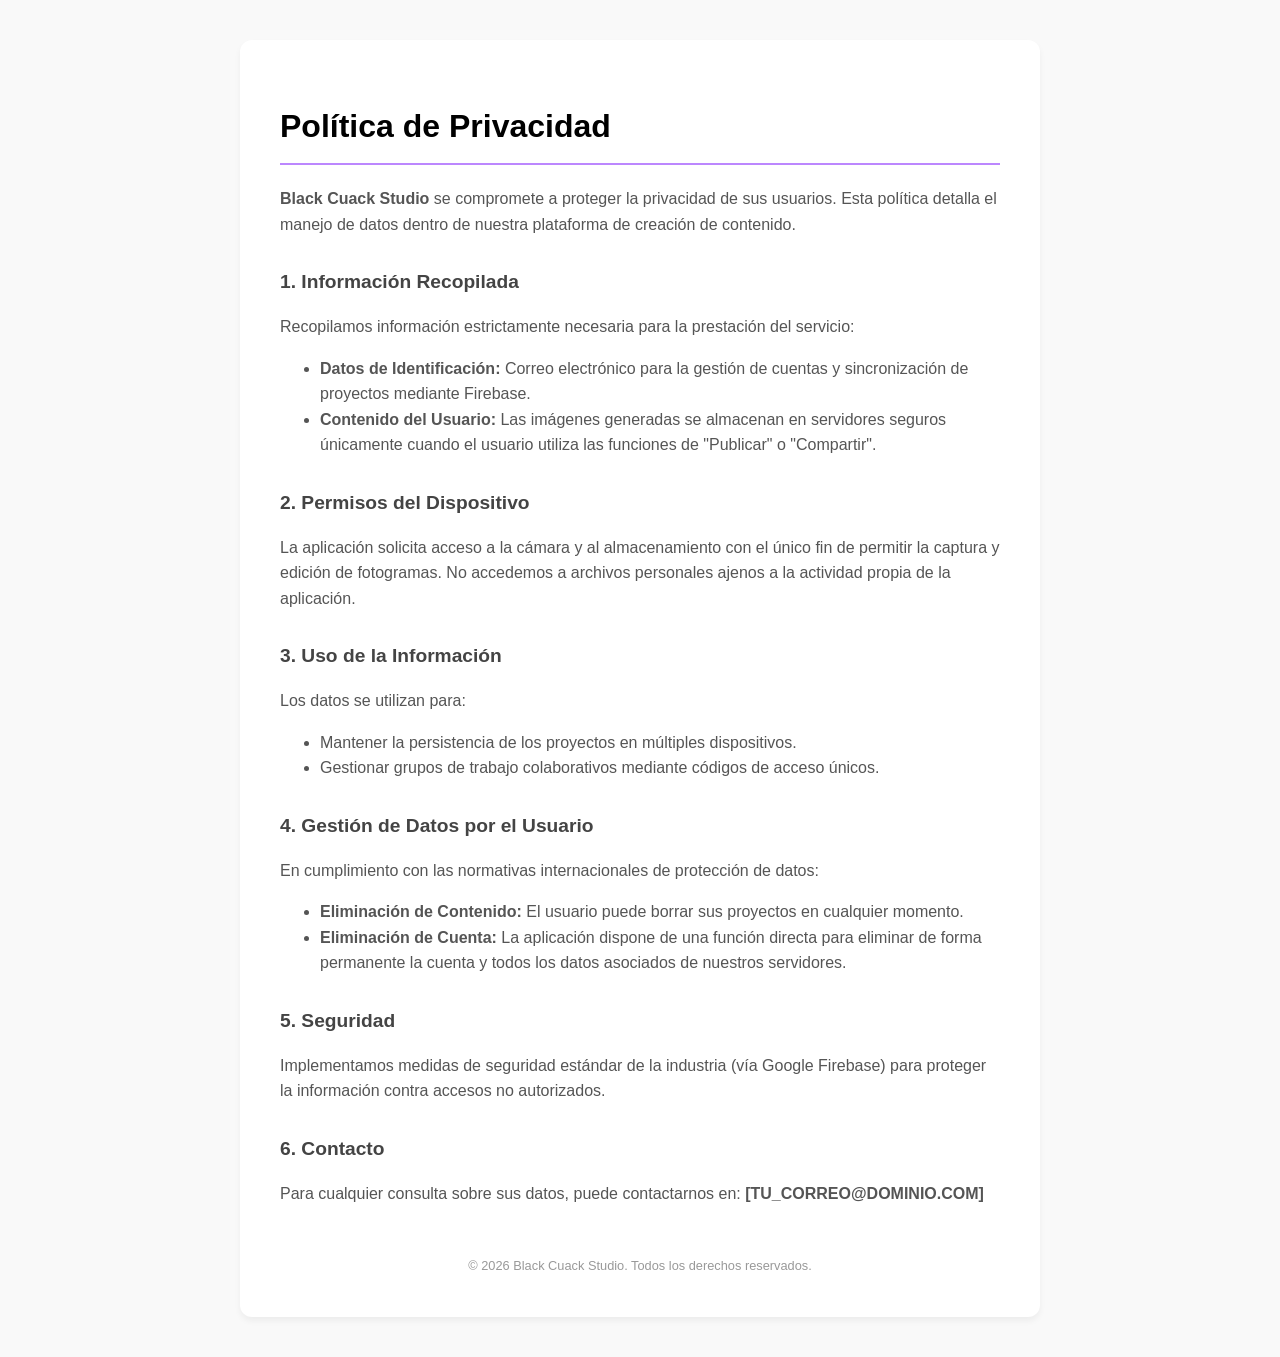
<file: web_privacy/index.html>
<!DOCTYPE html>
<html lang="es">
<head>
    <meta charset="UTF-8">
    <meta name="viewport" content="width=device-width, initial-scale=1.0">
    <title>Privacidad | Black Cuack Studio</title>
    <style>
        body {
            font-family: 'Segoe UI', Tahoma, Geneva, Verdana, sans-serif;
            line-height: 1.6;
            color: #333;
            max-width: 800px;
            margin: 0 auto;
            padding: 40px 20px;
            background-color: #f9f9f9;
        }
        .container {
            background: #fff;
            padding: 40px;
            border-radius: 12px;
            box-shadow: 0 4px 6px rgba(0,0,0,0.05);
        }
        h1 { color: #000; border-bottom: 2px solid #BC87FE; padding-bottom: 10px; }
        h2 { color: #444; margin-top: 30px; font-size: 1.2em; }
        p, li { color: #555; }
        .footer { margin-top: 50px; font-size: 0.8em; color: #999; text-align: center; }
    </style>
</head>
<body>
    <div class="container">
        <h1>Política de Privacidad</h1>
        <p><strong>Black Cuack Studio</strong> se compromete a proteger la privacidad de sus usuarios. Esta política detalla el manejo de datos dentro de nuestra plataforma de creación de contenido.</p>

        <h2>1. Información Recopilada</h2>
        <p>Recopilamos información estrictamente necesaria para la prestación del servicio:</p>
        <ul>
            <li><strong>Datos de Identificación:</strong> Correo electrónico para la gestión de cuentas y sincronización de proyectos mediante Firebase.</li>
            <li><strong>Contenido del Usuario:</strong> Las imágenes generadas se almacenan en servidores seguros únicamente cuando el usuario utiliza las funciones de "Publicar" o "Compartir".</li>
        </ul>

        <h2>2. Permisos del Dispositivo</h2>
        <p>La aplicación solicita acceso a la cámara y al almacenamiento con el único fin de permitir la captura y edición de fotogramas. No accedemos a archivos personales ajenos a la actividad propia de la aplicación.</p>

        <h2>3. Uso de la Información</h2>
        <p>Los datos se utilizan para:</p>
        <ul>
            <li>Mantener la persistencia de los proyectos en múltiples dispositivos.</li>
            <li>Gestionar grupos de trabajo colaborativos mediante códigos de acceso únicos.</li>
        </ul>

        <h2>4. Gestión de Datos por el Usuario</h2>
        <p>En cumplimiento con las normativas internacionales de protección de datos:</p>
        <ul>
            <li><strong>Eliminación de Contenido:</strong> El usuario puede borrar sus proyectos en cualquier momento.</li>
            <li><strong>Eliminación de Cuenta:</strong> La aplicación dispone de una función directa para eliminar de forma permanente la cuenta y todos los datos asociados de nuestros servidores.</li>
        </ul>

        <h2>5. Seguridad</h2>
        <p>Implementamos medidas de seguridad estándar de la industria (vía Google Firebase) para proteger la información contra accesos no autorizados.</p>

        <h2>6. Contacto</h2>
        <p>Para cualquier consulta sobre sus datos, puede contactarnos en: <strong>[TU_CORREO@DOMINIO.COM]</strong></p>

        <div class="footer">
            &copy; 2026 Black Cuack Studio. Todos los derechos reservados.
        </div>
    </div>
</body>
</html>
</file>
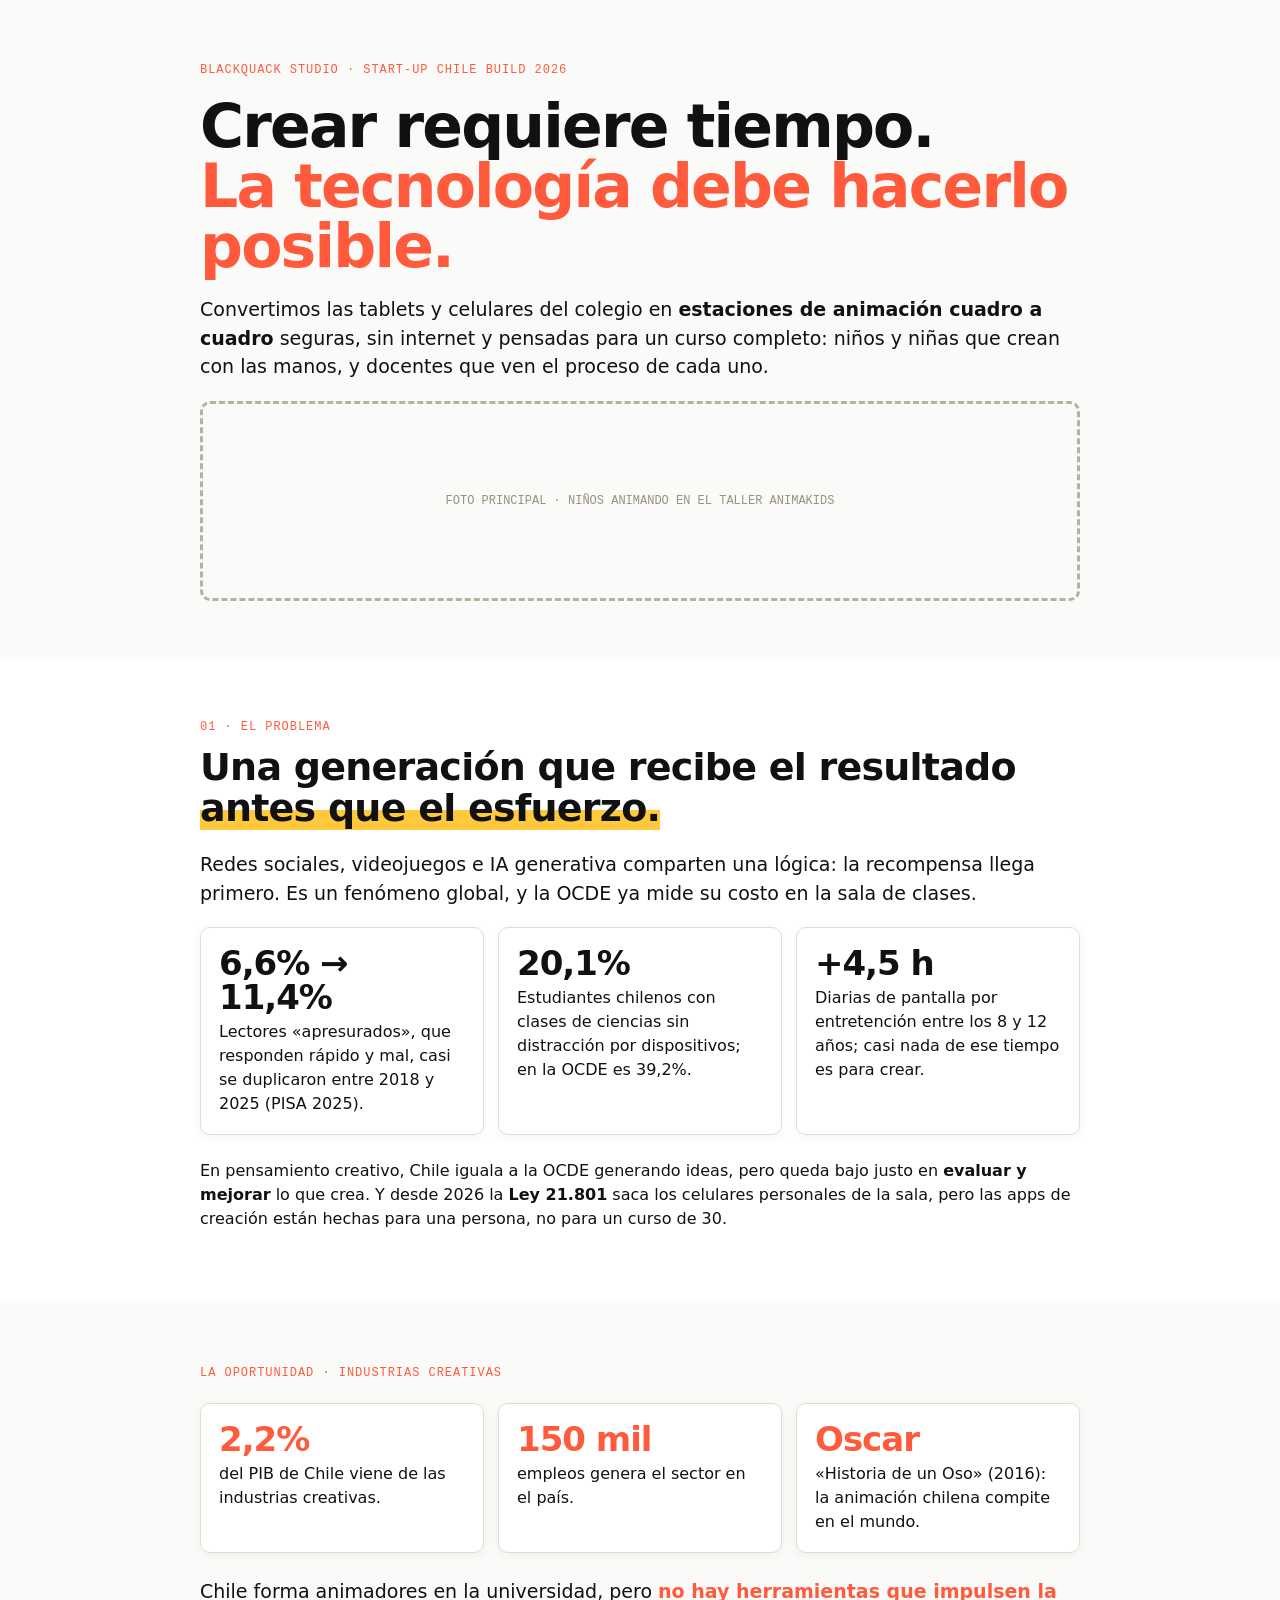
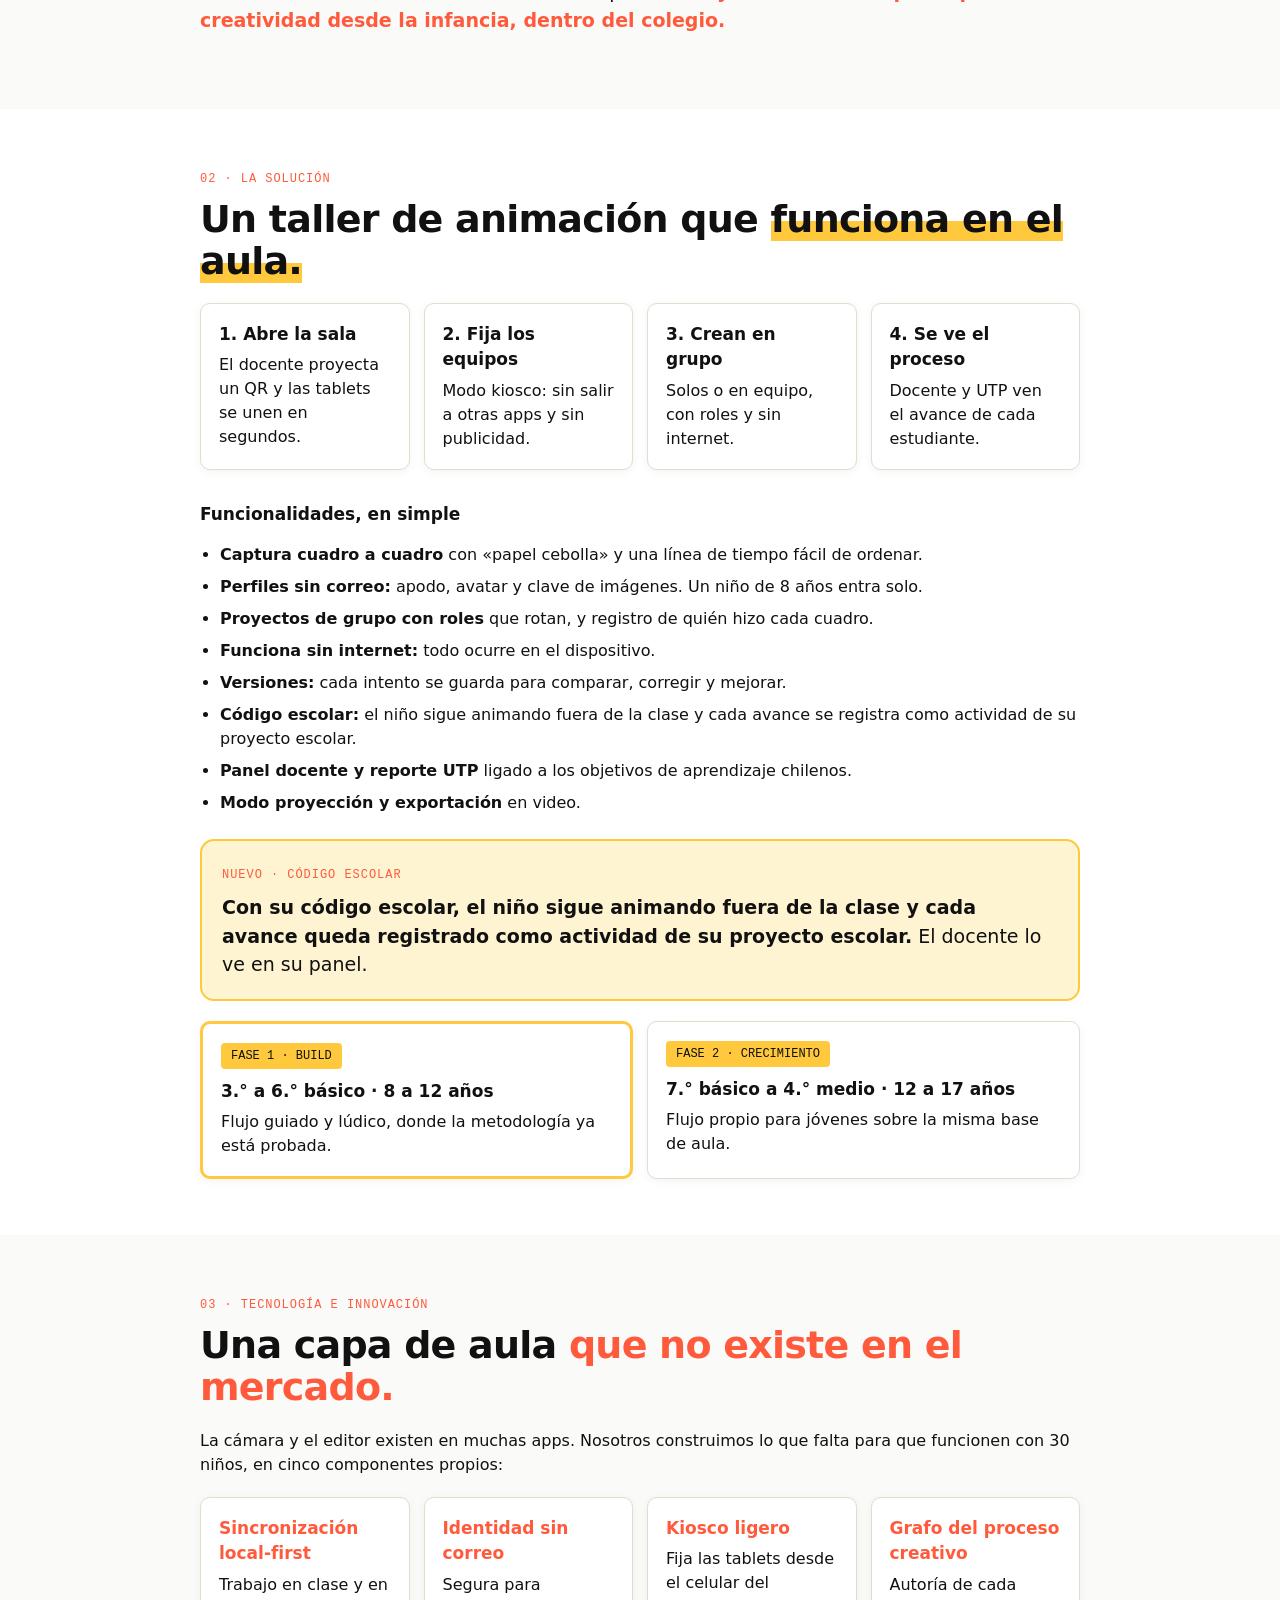
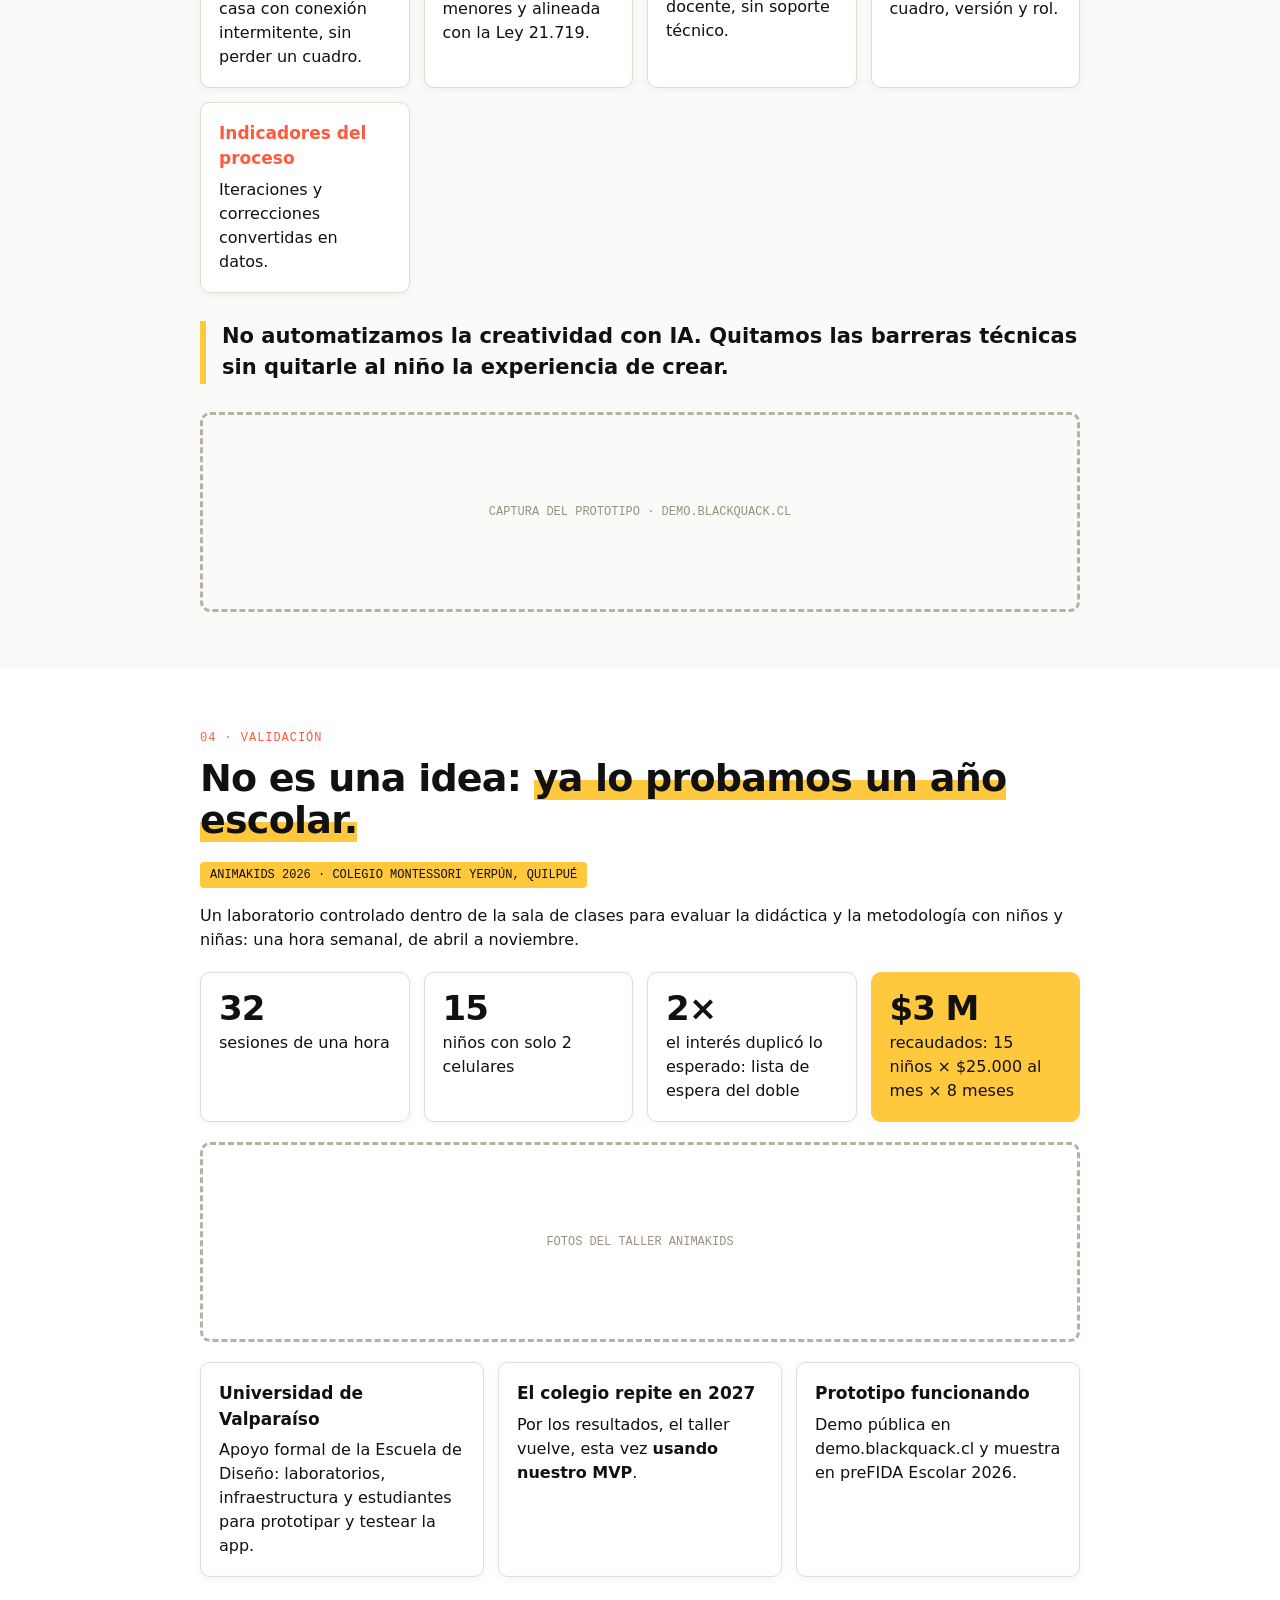
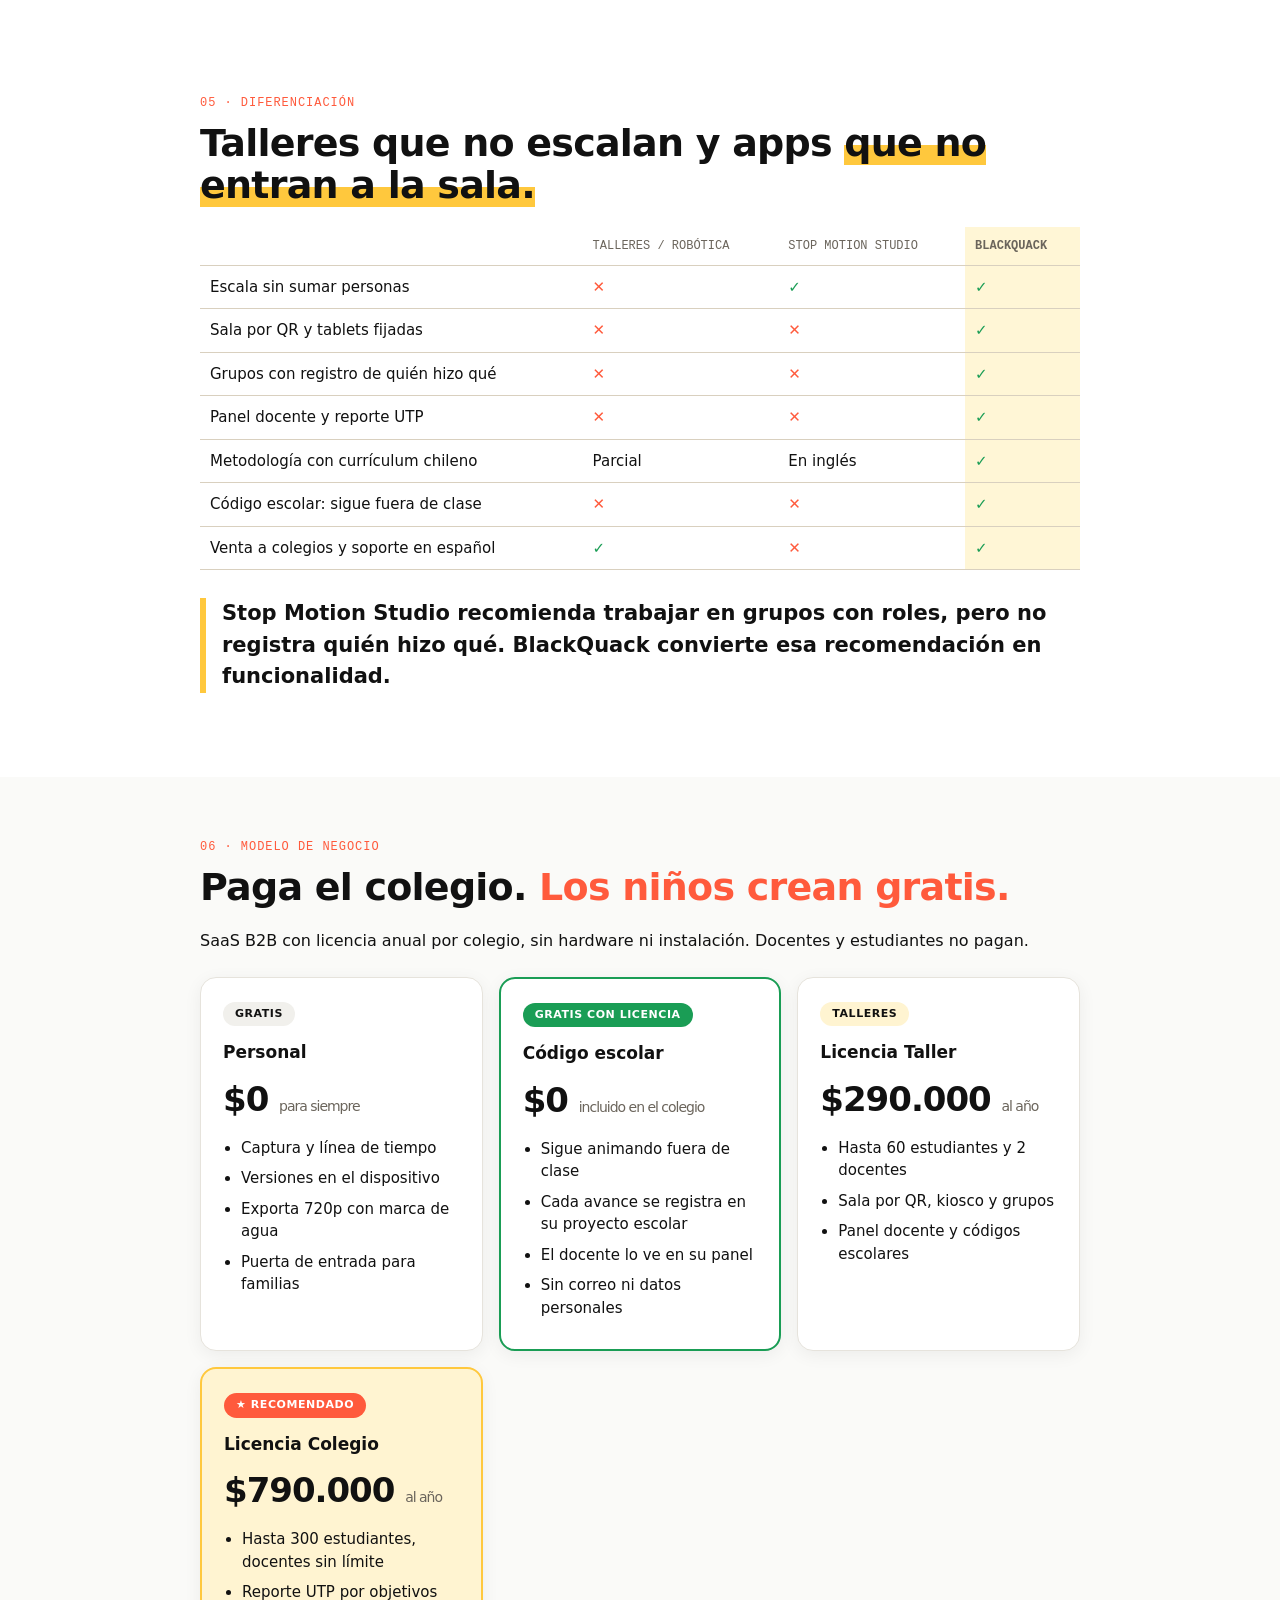
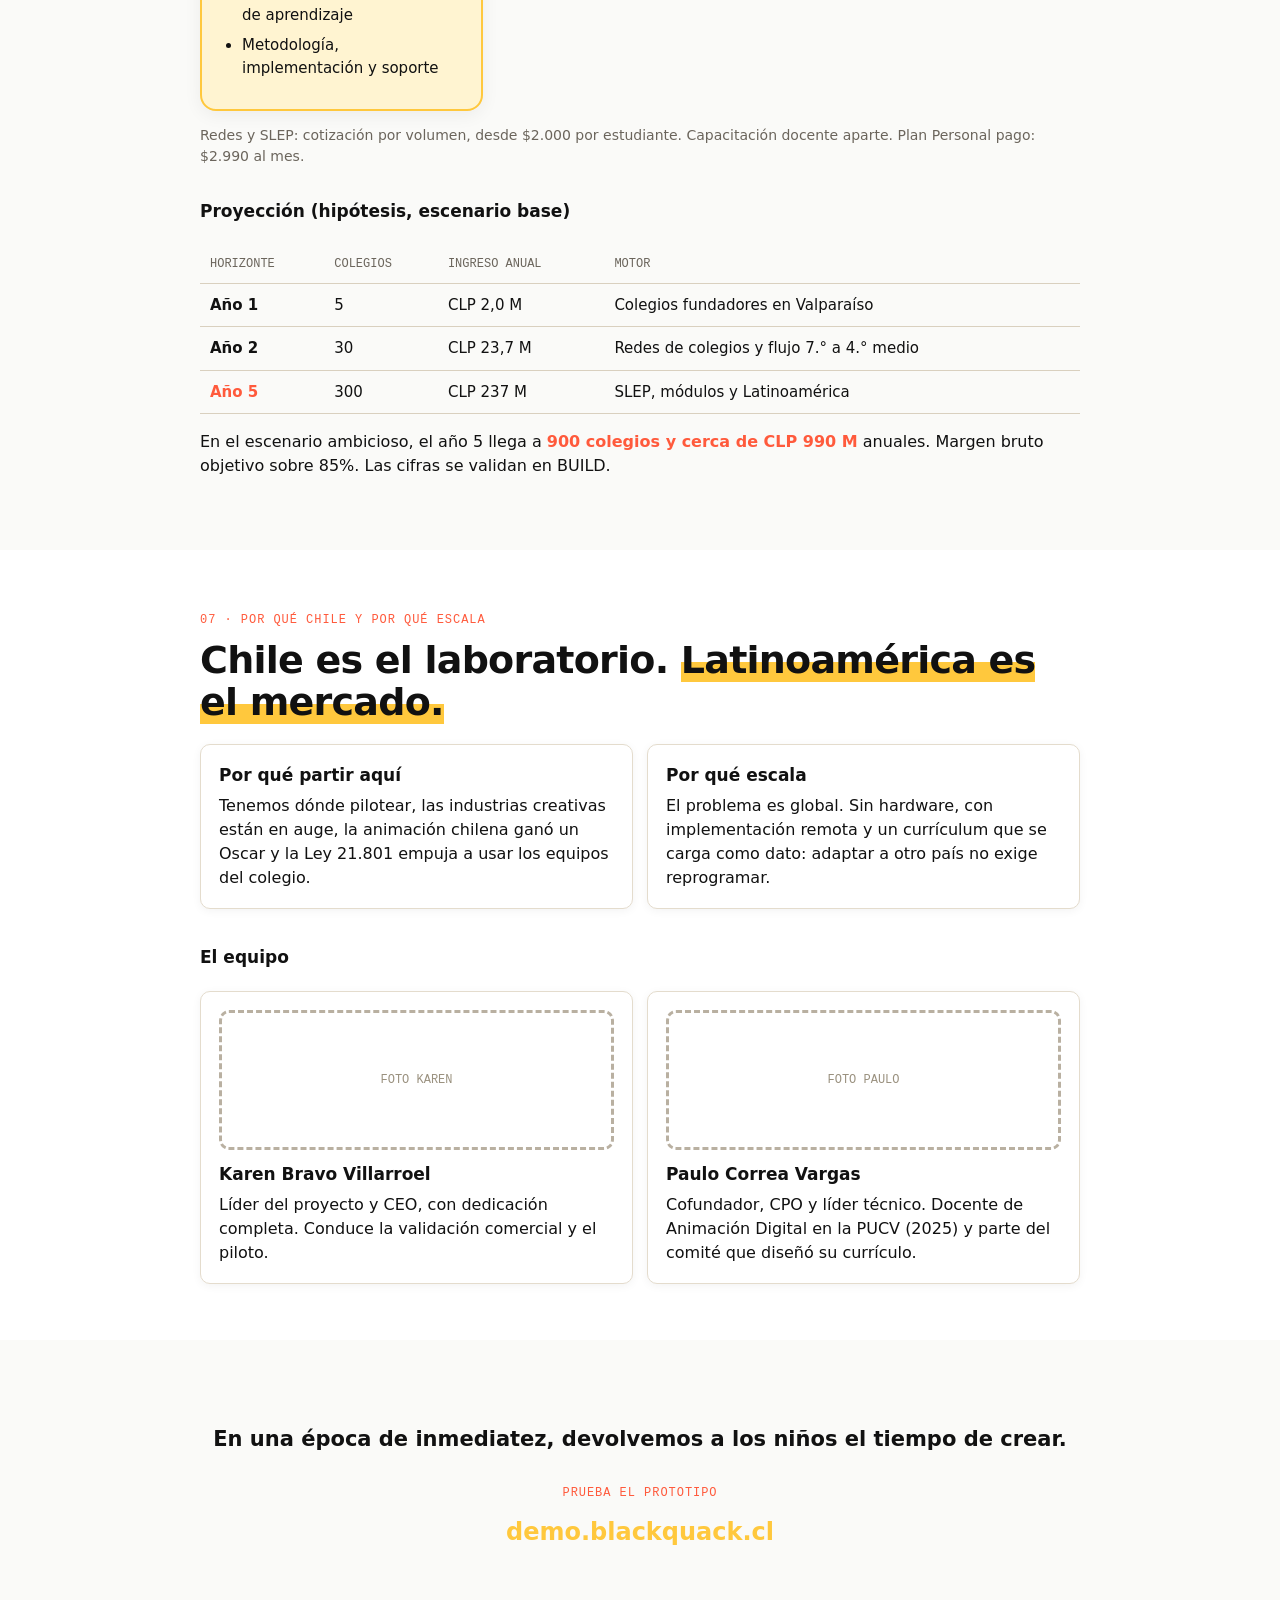
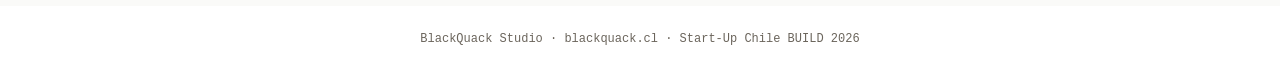
<file: landing/tema-1.html>
<!DOCTYPE html>
<html lang="es">
<head>
<meta charset="utf-8">
<meta name="viewport" content="width=device-width, initial-scale=1">
<title>BlackQuack Studio · Brochure BUILD</title>
<style>
  :root { --ink:#111; --cream:#F6F1E7; --yel:#FFC83D; --cor:#FF5A3C; --mut:#6b655c; color-scheme: light; }
  * { box-sizing: border-box; }
  body { margin:0; font-family: Inter, system-ui, -apple-system, "Segoe UI", sans-serif; background:#fff; color:var(--ink); line-height:1.5; }
  section { padding: 56px 20px; }
  .wrap { max-width: 880px; margin: 0 auto; }
  .dark { background: #FAFAF8; }
  .label { font-family: ui-monospace, Menlo, monospace; font-size: 12px; letter-spacing: .08em; text-transform: uppercase; color: var(--cor); }
  
  h1 { font-size: clamp(36px, 7vw, 60px); line-height: 1; letter-spacing: -.03em; margin: 16px 0; }
  h2 { font-size: clamp(26px, 4.5vw, 38px); line-height: 1.1; letter-spacing: -.02em; margin: 10px 0 20px; }
  h3 { margin: 0 0 6px; font-size: 17px; }
  .yel { color: var(--cor); }
  mark { background: linear-gradient(transparent 55%, var(--yel) 55%); color: inherit; }
  .lead { font-size: 19px; }
  .grid { display: grid; gap: 14px; grid-template-columns: repeat(auto-fit, minmax(200px, 1fr)); margin-top: 20px; }
  .card { background:#fff; border:1px solid #e4dccd; border-radius:10px; padding:18px; }
  .card{box-shadow:0 2px 10px rgba(0,0,0,.05)}
  .big { font-size: 34px; font-weight: 800; letter-spacing: -.03em; line-height: 1; margin-bottom: 6px; }
  .photo { border: 3px dashed #b9b0a1; border-radius: 10px; min-height: 200px; display:flex; align-items:center; justify-content:center; color:#9a917f; font-family: ui-monospace, monospace; font-size: 12px; text-transform: uppercase; text-align:center; padding: 12px; margin-top: 20px; }
  
  .tag { display:inline-block; background:var(--yel); color:var(--ink); padding:4px 10px; border-radius:4px; font-family: ui-monospace, monospace; font-size:12px; text-transform:uppercase; }
  .quote { border-left: 6px solid var(--yel); padding-left: 16px; font-size: 21px; font-weight: 600; margin: 28px 0; }
  ul { padding-left: 20px; } li { margin-bottom: 8px; }
  .table-wrap { overflow-x: auto; margin-top: 20px; }
  table { border-collapse: collapse; width: 100%; min-width: 520px; font-size: 15px; }
  th, td { padding: 10px; border-bottom: 1px solid #d9d0bf; text-align: left; }
  th { font-family: ui-monospace, monospace; font-size: 12px; text-transform: uppercase; color: var(--mut); font-weight: 400; }
  .us { background:#fff6d6; font-weight:600; }
  .ok { color:#1a9d55; font-weight:800; } .no { color:var(--cor); font-weight:800; }
  .cta { font-size: 24px; font-weight: 800; color: var(--yel); text-decoration: none; }
  .plans { display:grid; gap:16px; grid-template-columns: repeat(auto-fit, minmax(230px,1fr)); margin-top:24px; }
  .plan { background:#fff; border:1px solid #e6e3dc; border-radius:16px; padding:22px; box-shadow:0 4px 18px rgba(0,0,0,.06); position:relative; }
  .plan.free { border:2px solid #1a9d55; }
  .plan.star { background:#FFF4D1; border:2px solid var(--yel); }
  .pill { display:inline-block; border-radius:99px; padding:4px 12px; font-size:11px; font-weight:700; letter-spacing:.05em; text-transform:uppercase; background:#f1f0ec; }
  .free .pill { background:#1a9d55; color:#fff; } .star .pill { background:var(--cor); color:#fff; } .taller .pill { background:#FFF4D1; }
  .price { font-size:34px; font-weight:800; letter-spacing:-.03em; margin:8px 0 2px; } .price small { font-size:14px; font-weight:400; color:var(--mut); }
  .plan ul { padding-left:18px; font-size:15px; margin:12px 0 0; }
  .highlight { background:#FFF4D1; border:2px solid var(--yel); border-radius:14px; padding:20px; margin-top:24px; }
  footer { padding: 24px 20px; text-align:center; font-family: ui-monospace, monospace; font-size: 12px; color: var(--mut); }
</style>
</head>
<body>

<!-- PORTADA -->
<section class="dark">
  <div class="wrap">
    <span class="label">BlackQuack Studio · Start-Up Chile BUILD 2026</span>
    <h1>Crear requiere tiempo.<br><span class="yel">La tecnología debe hacerlo posible.</span></h1>
    <p class="lead">Convertimos las tablets y celulares del colegio en <strong>estaciones de animación cuadro a cuadro</strong> seguras, sin internet y pensadas para un curso completo: niños y niñas que crean con las manos, y docentes que ven el proceso de cada uno.</p>
    <div class="photo">Foto principal · niños animando en el taller Animakids</div>
  </div>
</section>

<!-- PROBLEMA -->
<section>
  <div class="wrap">
    <span class="label">01 · El problema</span>
    <h2>Una generación que recibe el resultado <mark>antes que el esfuerzo.</mark></h2>
    <p class="lead">Redes sociales, videojuegos e IA generativa comparten una lógica: la recompensa llega primero. Es un fenómeno global, y la OCDE ya mide su costo en la sala de clases.</p>
    <div class="grid">
      <div class="card"><div class="big">6,6% → 11,4%</div>Lectores «apresurados», que responden rápido y mal, casi se duplicaron entre 2018 y 2025 (PISA 2025).</div>
      <div class="card"><div class="big">20,1%</div>Estudiantes chilenos con clases de ciencias sin distracción por dispositivos; en la OCDE es 39,2%.</div>
      <div class="card"><div class="big">+4,5 h</div>Diarias de pantalla por entretención entre los 8 y 12 años; casi nada de ese tiempo es para crear.</div>
    </div>
    <p style="margin-top:24px">En pensamiento creativo, Chile iguala a la OCDE generando ideas, pero queda bajo justo en <strong>evaluar y mejorar</strong> lo que crea. Y desde 2026 la <strong>Ley 21.801</strong> saca los celulares personales de la sala, pero las apps de creación están hechas para una persona, no para un curso de 30.</p>
  </div>
</section>

<!-- OPORTUNIDAD -->
<section class="dark">
  <div class="wrap">
    <span class="label">La oportunidad · Industrias creativas</span>
    <div class="grid">
      <div class="card"><div class="big yel">2,2%</div>del PIB de Chile viene de las industrias creativas.</div>
      <div class="card"><div class="big yel">150 mil</div>empleos genera el sector en el país.</div>
      <div class="card"><div class="big yel">Oscar</div>«Historia de un Oso» (2016): la animación chilena compite en el mundo.</div>
    </div>
    <p class="lead" style="margin-top:24px">Chile forma animadores en la universidad, pero <span class="yel"><strong>no hay herramientas que impulsen la creatividad desde la infancia, dentro del colegio.</strong></span></p>
  </div>
</section>

<!-- SOLUCION -->
<section>
  <div class="wrap">
    <span class="label">02 · La solución</span>
    <h2>Un taller de animación que <mark>funciona en el aula.</mark></h2>
    <div class="grid">
      <div class="card"><h3>1. Abre la sala</h3>El docente proyecta un QR y las tablets se unen en segundos.</div>
      <div class="card"><h3>2. Fija los equipos</h3>Modo kiosco: sin salir a otras apps y sin publicidad.</div>
      <div class="card"><h3>3. Crean en grupo</h3>Solos o en equipo, con roles y sin internet.</div>
      <div class="card"><h3>4. Se ve el proceso</h3>Docente y UTP ven el avance de cada estudiante.</div>
    </div>
    <h3 style="margin-top:32px">Funcionalidades, en simple</h3>
    <ul>
      <li><strong>Captura cuadro a cuadro</strong> con «papel cebolla» y una línea de tiempo fácil de ordenar.</li>
      <li><strong>Perfiles sin correo:</strong> apodo, avatar y clave de imágenes. Un niño de 8 años entra solo.</li>
      <li><strong>Proyectos de grupo con roles</strong> que rotan, y registro de quién hizo cada cuadro.</li>
      <li><strong>Funciona sin internet:</strong> todo ocurre en el dispositivo.</li>
      <li><strong>Versiones:</strong> cada intento se guarda para comparar, corregir y mejorar.</li>
      <li><strong>Código escolar:</strong> el niño sigue animando fuera de la clase y cada avance se registra como actividad de su proyecto escolar.</li>
      <li><strong>Panel docente y reporte UTP</strong> ligado a los objetivos de aprendizaje chilenos.</li>
      <li><strong>Modo proyección y exportación</strong> en video.</li>
    </ul>
    <div class="highlight"><span class="label">Nuevo · Código escolar</span><p class="lead" style="margin:8px 0 0"><strong>Con su código escolar, el niño sigue animando fuera de la clase y cada avance queda registrado como actividad de su proyecto escolar.</strong> El docente lo ve en su panel.</p></div>
    <div class="grid">
      <div class="card" style="border:3px solid var(--yel)"><span class="tag">Fase 1 · BUILD</span><h3 style="margin-top:10px">3.° a 6.° básico · 8 a 12 años</h3>Flujo guiado y lúdico, donde la metodología ya está probada.</div>
      <div class="card"><span class="tag">Fase 2 · Crecimiento</span><h3 style="margin-top:10px">7.° básico a 4.° medio · 12 a 17 años</h3>Flujo propio para jóvenes sobre la misma base de aula.</div>
    </div>
  </div>
</section>

<!-- TECNOLOGIA -->
<section class="dark">
  <div class="wrap">
    <span class="label">03 · Tecnología e innovación</span>
    <h2>Una capa de aula <span class="yel">que no existe en el mercado.</span></h2>
    <p>La cámara y el editor existen en muchas apps. Nosotros construimos lo que falta para que funcionen con 30 niños, en cinco componentes propios:</p>
    <div class="grid">
      <div class="card"><h3 class="yel">Sincronización local-first</h3>Trabajo en clase y en casa con conexión intermitente, sin perder un cuadro.</div>
      <div class="card"><h3 class="yel">Identidad sin correo</h3>Segura para menores y alineada con la Ley 21.719.</div>
      <div class="card"><h3 class="yel">Kiosco ligero</h3>Fija las tablets desde el celular del docente, sin soporte técnico.</div>
      <div class="card"><h3 class="yel">Grafo del proceso creativo</h3>Autoría de cada cuadro, versión y rol.</div>
      <div class="card"><h3 class="yel">Indicadores del proceso</h3>Iteraciones y correcciones convertidas en datos.</div>
    </div>
    <p class="quote">No automatizamos la creatividad con IA. Quitamos las barreras técnicas sin quitarle al niño la experiencia de crear.</p>
    <div class="photo">Captura del prototipo · demo.blackquack.cl</div>
  </div>
</section>

<!-- VALIDACION -->
<section>
  <div class="wrap">
    <span class="label">04 · Validación</span>
    <h2>No es una idea: <mark>ya lo probamos un año escolar.</mark></h2>
    <p><span class="tag">Animakids 2026 · Colegio Montessori Yerpún, Quilpué</span></p>
    <p>Un laboratorio controlado dentro de la sala de clases para evaluar la didáctica y la metodología con niños y niñas: una hora semanal, de abril a noviembre.</p>
    <div class="grid">
      <div class="card"><div class="big">32</div>sesiones de una hora</div>
      <div class="card"><div class="big">15</div>niños con solo 2 celulares</div>
      <div class="card"><div class="big">2×</div>el interés duplicó lo esperado: lista de espera del doble</div>
      <div class="card" style="background:var(--yel);border-color:var(--yel)"><div class="big">$3 M</div>recaudados: 15 niños × $25.000 al mes × 8 meses</div>
    </div>
    <div class="photo">Fotos del taller Animakids</div>
    <div class="grid">
      <div class="card"><h3>Universidad de Valparaíso</h3>Apoyo formal de la Escuela de Diseño: laboratorios, infraestructura y estudiantes para prototipar y testear la app.</div>
      <div class="card"><h3>El colegio repite en 2027</h3>Por los resultados, el taller vuelve, esta vez <strong>usando nuestro MVP</strong>.</div>
      <div class="card"><h3>Prototipo funcionando</h3>Demo pública en demo.blackquack.cl y muestra en preFIDA Escolar 2026.</div>
    </div>
  </div>
</section>

<!-- COMPETENCIA -->
<section>
  <div class="wrap">
    <span class="label">05 · Diferenciación</span>
    <h2>Talleres que no escalan y apps <mark>que no entran a la sala.</mark></h2>
    <div class="table-wrap">
      <table>
        <tr><th></th><th>Talleres / robótica</th><th>Stop Motion Studio</th><th class="us">BlackQuack</th></tr>
        <tr><td>Escala sin sumar personas</td><td class="no">✕</td><td class="ok">✓</td><td class="us ok">✓</td></tr>
        <tr><td>Sala por QR y tablets fijadas</td><td class="no">✕</td><td class="no">✕</td><td class="us ok">✓</td></tr>
        <tr><td>Grupos con registro de quién hizo qué</td><td class="no">✕</td><td class="no">✕</td><td class="us ok">✓</td></tr>
        <tr><td>Panel docente y reporte UTP</td><td class="no">✕</td><td class="no">✕</td><td class="us ok">✓</td></tr>
        <tr><td>Metodología con currículum chileno</td><td>Parcial</td><td>En inglés</td><td class="us ok">✓</td></tr>
        <tr><td>Código escolar: sigue fuera de clase</td><td class="no">✕</td><td class="no">✕</td><td class="us ok">✓</td></tr>
        <tr><td>Venta a colegios y soporte en español</td><td class="ok">✓</td><td class="no">✕</td><td class="us ok">✓</td></tr>
      </table>
    </div>
    <p class="quote">Stop Motion Studio recomienda trabajar en grupos con roles, pero no registra quién hizo qué. BlackQuack convierte esa recomendación en funcionalidad.</p>
  </div>
</section>

<!-- NEGOCIO -->
<section class="dark">
  <div class="wrap">
    <span class="label">06 · Modelo de negocio</span>
    <h2>Paga el colegio. <span class="yel">Los niños crean gratis.</span></h2>
    <p>SaaS B2B con licencia anual por colegio, sin hardware ni instalación. Docentes y estudiantes no pagan.</p>
    <div class="plans">
      <div class="plan"><span class="pill">Gratis</span><h3 style="margin-top:14px">Personal</h3><div class="price">$0 <small>para siempre</small></div>
        <ul><li>Captura y línea de tiempo</li><li>Versiones en el dispositivo</li><li>Exporta 720p con marca de agua</li><li>Puerta de entrada para familias</li></ul></div>
      <div class="plan free"><span class="pill">Gratis con licencia</span><h3 style="margin-top:14px">Código escolar</h3><div class="price">$0 <small>incluido en el colegio</small></div>
        <ul><li>Sigue animando fuera de clase</li><li>Cada avance se registra en su proyecto escolar</li><li>El docente lo ve en su panel</li><li>Sin correo ni datos personales</li></ul></div>
      <div class="plan taller"><span class="pill">Talleres</span><h3 style="margin-top:14px">Licencia Taller</h3><div class="price">$290.000 <small>al año</small></div>
        <ul><li>Hasta 60 estudiantes y 2 docentes</li><li>Sala por QR, kiosco y grupos</li><li>Panel docente y códigos escolares</li></ul></div>
      <div class="plan star"><span class="pill">★ Recomendado</span><h3 style="margin-top:14px">Licencia Colegio</h3><div class="price">$790.000 <small>al año</small></div>
        <ul><li>Hasta 300 estudiantes, docentes sin límite</li><li>Reporte UTP por objetivos de aprendizaje</li><li>Metodología, implementación y soporte</li></ul></div>
    </div>
    <p style="color:var(--mut);font-size:14px">Redes y SLEP: cotización por volumen, desde $2.000 por estudiante. Capacitación docente aparte. Plan Personal pago: $2.990 al mes.</p>
    <h3 style="margin-top:32px">Proyección (hipótesis, escenario base)</h3>
    <div class="table-wrap">
      <table>
        <tr><th>Horizonte</th><th>Colegios</th><th>Ingreso anual</th><th>Motor</th></tr>
        <tr><td><strong>Año 1</strong></td><td>5</td><td>CLP 2,0 M</td><td>Colegios fundadores en Valparaíso</td></tr>
        <tr><td><strong>Año 2</strong></td><td>30</td><td>CLP 23,7 M</td><td>Redes de colegios y flujo 7.° a 4.° medio</td></tr>
        <tr><td><strong class="yel">Año 5</strong></td><td>300</td><td>CLP 237 M</td><td>SLEP, módulos y Latinoamérica</td></tr>
      </table>
    </div>
    <p>En el escenario ambicioso, el año 5 llega a <strong class="yel">900 colegios y cerca de CLP 990 M</strong> anuales. Margen bruto objetivo sobre 85%. Las cifras se validan en BUILD.</p>
  </div>
</section>

<!-- CHILE + EQUIPO -->
<section>
  <div class="wrap">
    <span class="label">07 · Por qué Chile y por qué escala</span>
    <h2>Chile es el laboratorio. <mark>Latinoamérica es el mercado.</mark></h2>
    <div class="grid">
      <div class="card"><h3>Por qué partir aquí</h3>Tenemos dónde pilotear, las industrias creativas están en auge, la animación chilena ganó un Oscar y la Ley 21.801 empuja a usar los equipos del colegio.</div>
      <div class="card"><h3>Por qué escala</h3>El problema es global. Sin hardware, con implementación remota y un currículum que se carga como dato: adaptar a otro país no exige reprogramar.</div>
    </div>
    <h3 style="margin-top:36px">El equipo</h3>
    <div class="grid">
      <div class="card"><div class="photo" style="min-height:140px;margin-top:0">Foto Karen</div><h3 style="margin-top:12px">Karen Bravo Villarroel</h3>Líder del proyecto y CEO, con dedicación completa. Conduce la validación comercial y el piloto.</div>
      <div class="card"><div class="photo" style="min-height:140px;margin-top:0">Foto Paulo</div><h3 style="margin-top:12px">Paulo Correa Vargas</h3>Cofundador, CPO y líder técnico. Docente de Animación Digital en la PUCV (2025) y parte del comité que diseñó su currículo.</div>
    </div>
  </div>
</section>

<!-- CTA -->
<section class="dark">
  <div class="wrap" style="text-align:center">
    <p class="quote" style="border:none;padding:0">En una época de inmediatez, devolvemos a los niños el tiempo de crear.</p>
    <p class="label">Prueba el prototipo</p>
    <a class="cta" href="https://demo.blackquack.cl">demo.blackquack.cl</a>
  </div>
</section>

<footer>BlackQuack Studio · blackquack.cl · Start-Up Chile BUILD 2026</footer>
</body>
</html>
</file>
